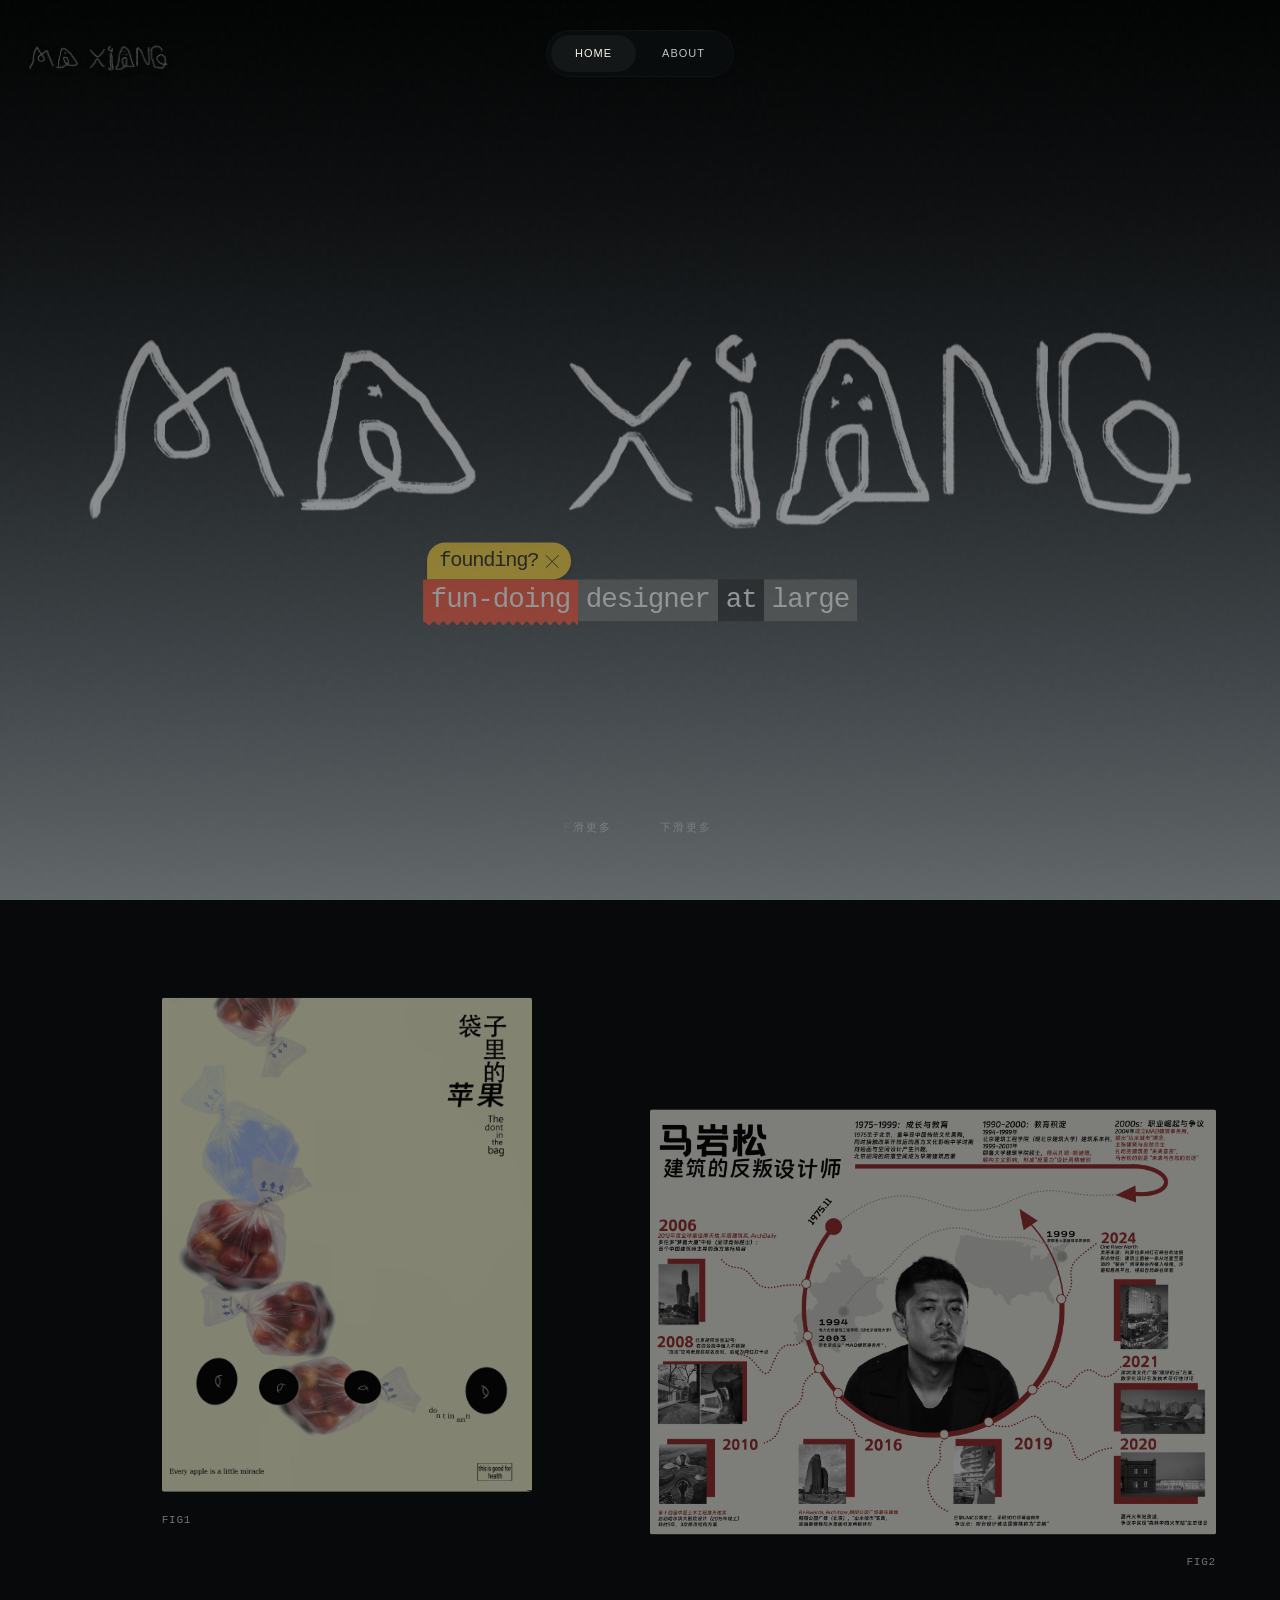
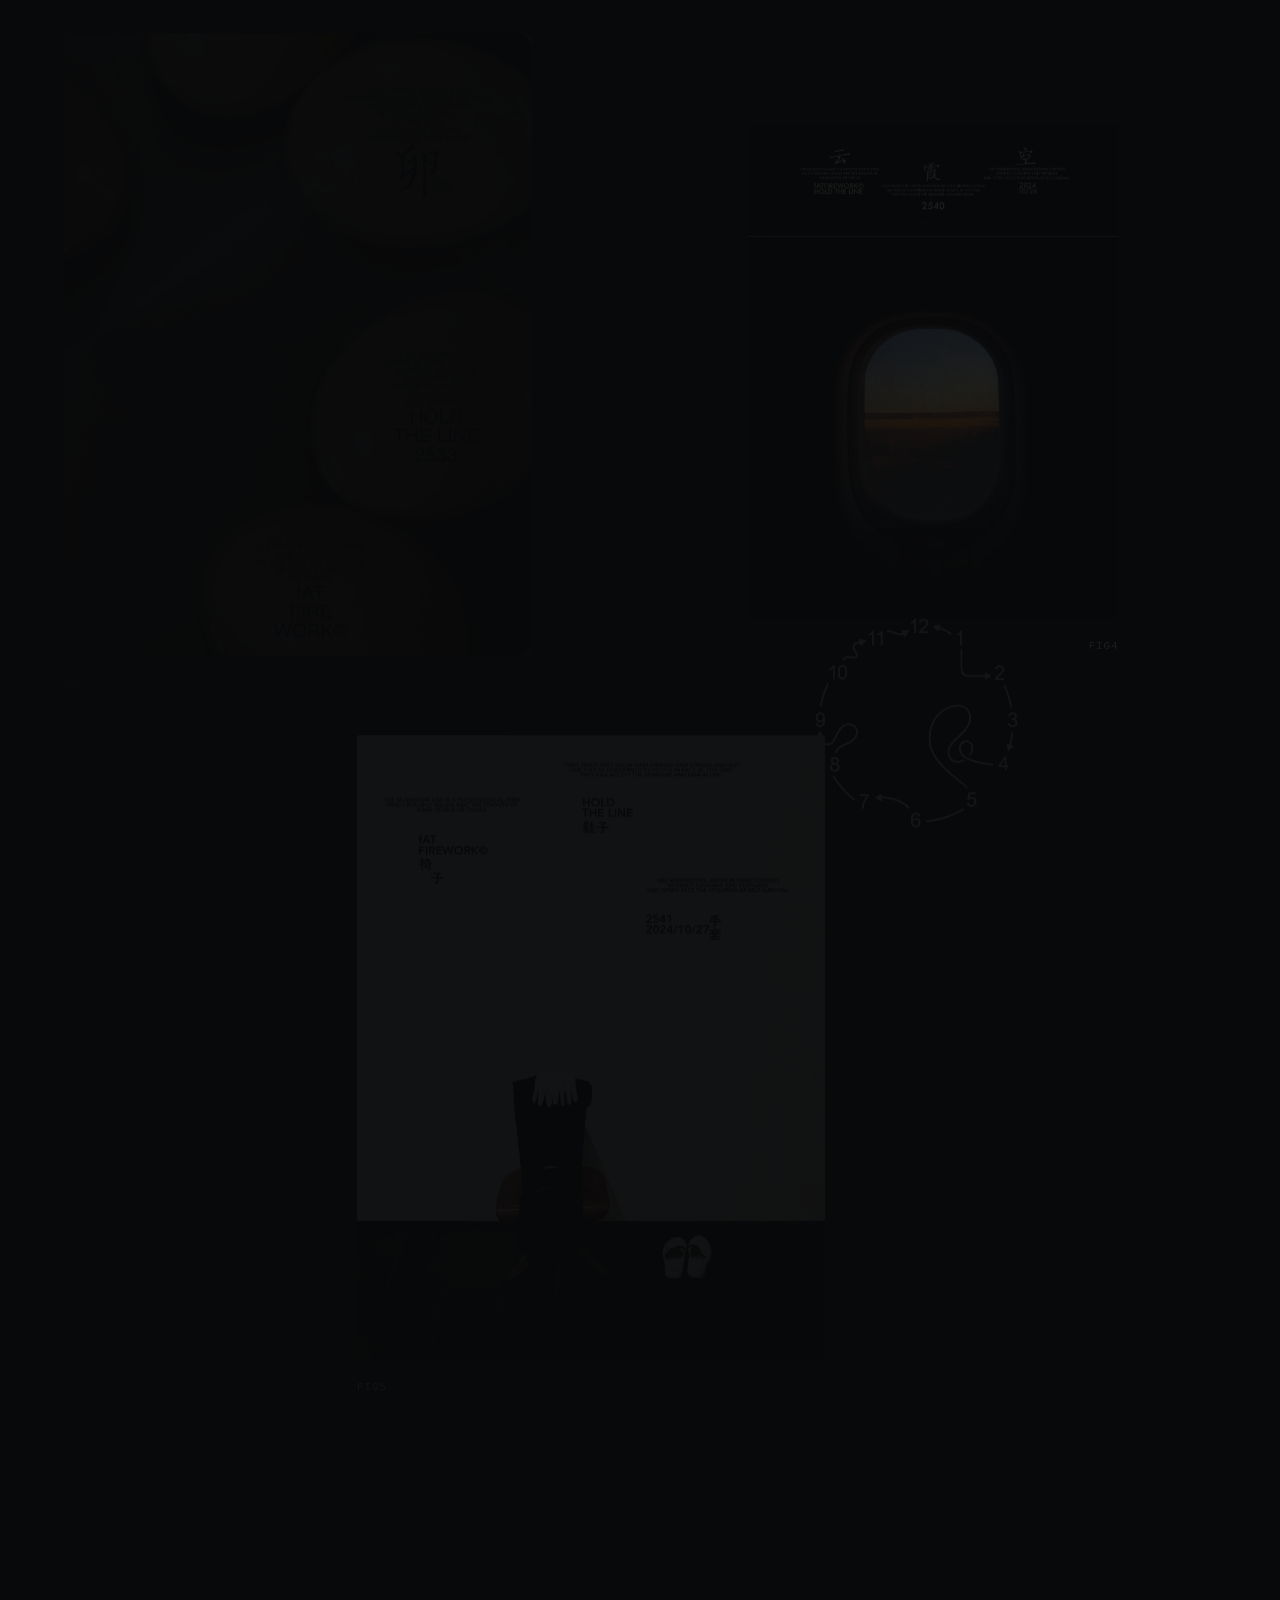
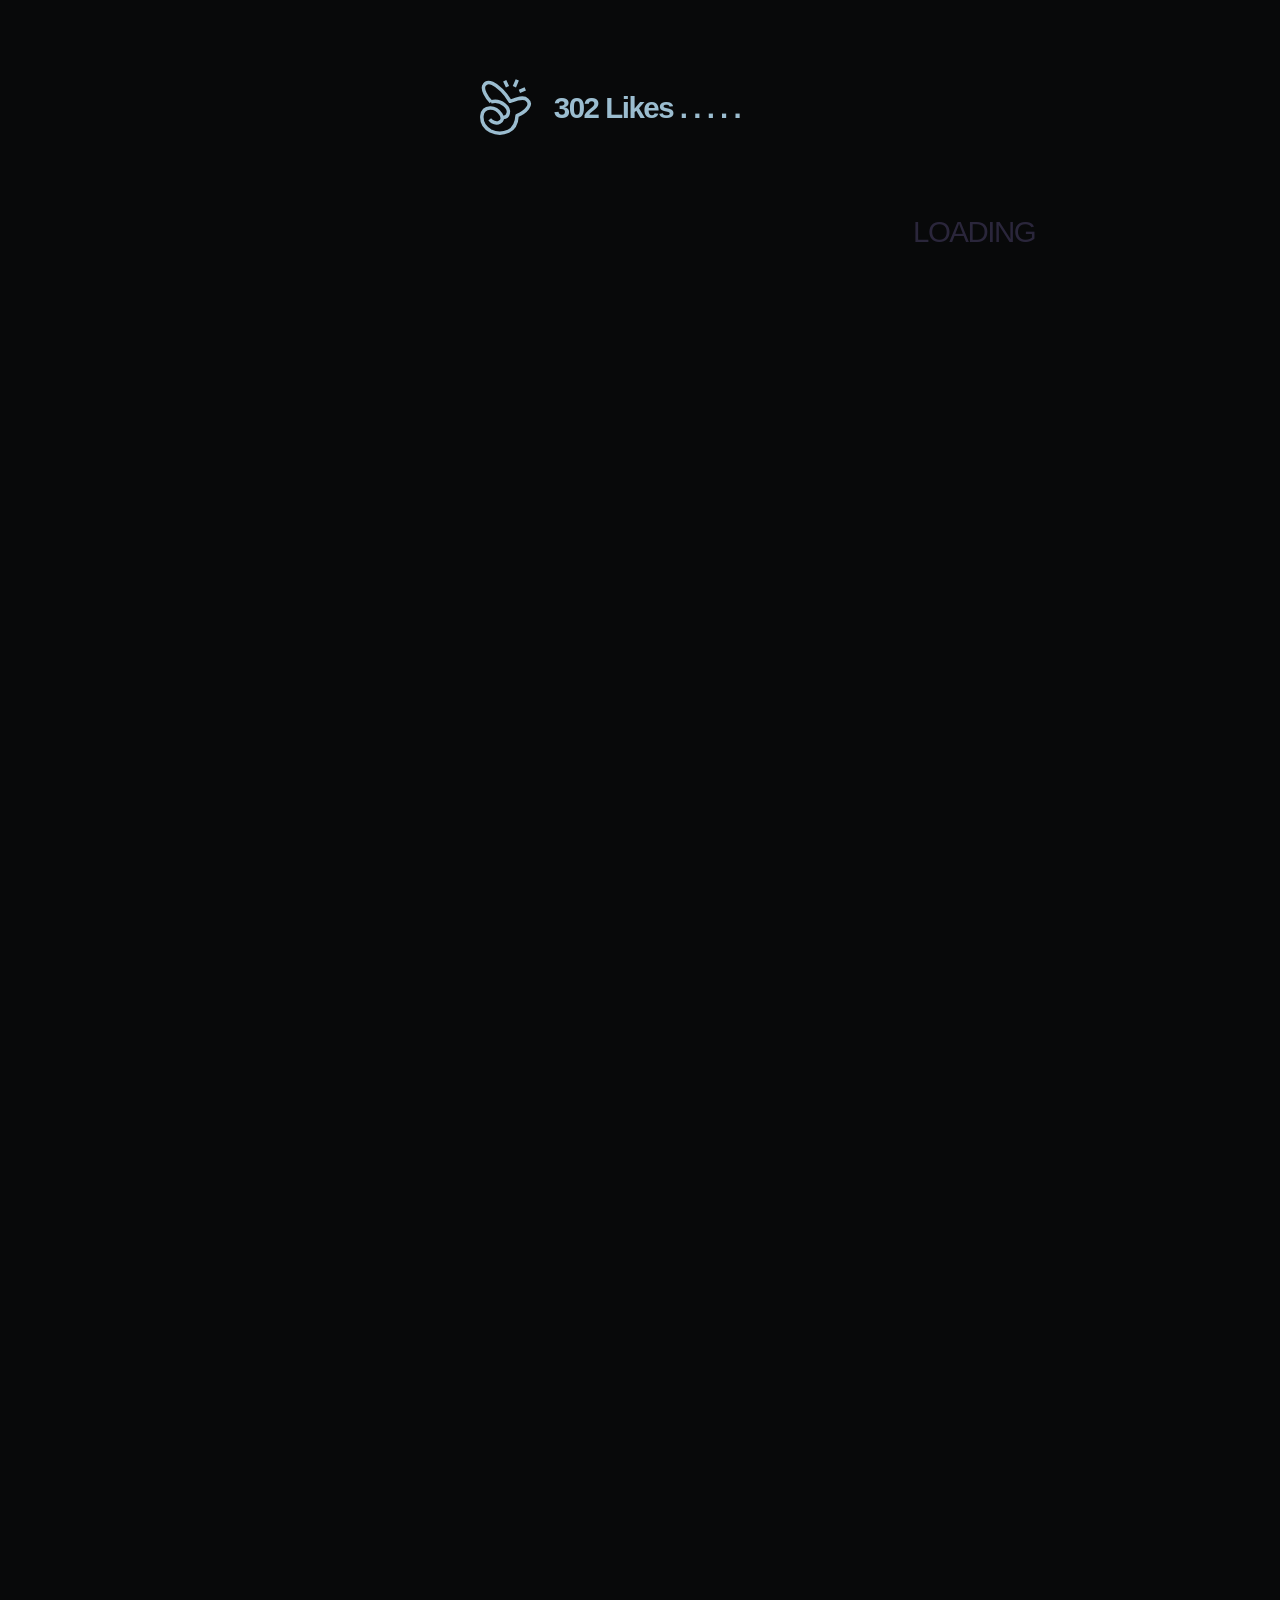
<file: index.html>
<!doctype html>
<html lang="zh-CN">
<head>
  <meta charset="UTF-8">
  <meta name="viewport" content="width=device-width,initial-scale=1">
  <meta name="theme-color" content="#08090a">
  <meta name="description" content="MA XIANG — 交互设计与产品设计。">
  <title>MA XIANG — Interaction designer</title>
  <link rel="icon" href="./favicon.svg" type="image/svg+xml">
  <link rel="stylesheet" href="./style.css">
  <script src="./app.js" defer></script>
  <script src="./product.js" defer></script>
  <script src="./apps.js" defer></script>
  <script src="./color-picker.js" defer></script>
  <script src="./background-titles.js" defer></script>
  <script src="./work-directory.js" defer></script>
  <script src="./ending.js" defer></script>
</head>
<body>
  <div class="ending-backdrop" aria-hidden="true"></div>
  <a class="work-brand" href="#home" aria-label="MA XIANG，返回首页" inert aria-hidden="true">
    <svg viewBox="180 1450 4660 940" aria-hidden="true" focusable="false">
      <defs><mask id="signature-alpha-1" maskUnits="userSpaceOnUse" x="180" y="1450" width="4660" height="940" style="mask-type:alpha"><image href="./assets/ma-xiang-handwritten.png" width="4961" height="3508"/></mask></defs><rect x="180" y="1450" width="4660" height="940" fill="#ffffff" mask="url(#signature-alpha-1)"/>
    </svg>
  </a>
  <nav class="work-directory" aria-label="作品目录" inert aria-hidden="true">
    <a href="#layout-design"><span class="directory-label">Layout Design</span><span class="directory-range">FIG1--FIG5</span></a>
    <a href="#product-design"><span class="directory-label">Product Design</span><span class="directory-range">FIG6--FIG13</span></a>
    <a href="#mobile-apps"><span class="directory-label">Mobile Apps Dump</span><span class="directory-range">FIG14--FIG19</span></a>
  </nav>
  <header class="header">
      <nav aria-label="主导航">
        <a class="active" href="#home" aria-current="page">HOME</a>
        <a id="about-open" href="./about.html">ABOUT</a>
      </nav>
  </header>
  <main class="hero" id="home">
    <section class="introduction" aria-label="MA XIANG">
      <div class="drawing-stage" id="drawing-stage">
        <h1 class="name">
          <span class="sr-only">MA XIANG</span>
          <svg class="signature" viewBox="180 1450 4660 940" role="img" aria-label="MA XIANG，原创手写字" focusable="false">
            <defs><mask id="signature-alpha-2" maskUnits="userSpaceOnUse" x="180" y="1450" width="4660" height="940" style="mask-type:alpha"><image href="./assets/ma-xiang-handwritten.png" width="4961" height="3508"/></mask></defs><rect x="180" y="1450" width="4660" height="940" fill="#ffffff" mask="url(#signature-alpha-2)"/>
          </svg>
        </h1>
        <canvas id="drawing" aria-label="按住鼠标左键拖动，或用手指拖动绘画。按 Escape 清除涂鸦。"></canvas>
        <div class="pencil" id="pencil" aria-hidden="true">
          <svg viewBox="0 0 256 256" fill="currentColor" focusable="false">
            <path fill-rule="evenodd" d="M227.31 73.37 182.63 28.68a16 16 0 0 0-22.63 0L36.69 152.05A15.89 15.89 0 0 0 32 163.31V208a16 16 0 0 0 16 16h44.69A15.88 15.88 0 0 0 104 219.31L227.31 96a16 16 0 0 0 0-22.63ZM92.69 208H48v-44.69l88-88L180.69 120ZM192 108.68 147.31 64l24-24L216 84.68Z"/>
          </svg>
        </div>
      </div>
      <div class="playful-intro" aria-label="fun-doing designer at large">
        <button class="word-bubble" id="word-bubble" aria-label="切换设计关键词">
          <span id="bubble-word">founding?</span>
          <svg viewBox="0 0 20 20" aria-hidden="true" fill="none" stroke="currentColor" stroke-width="1"><path d="m3 3 14 14M17 3 3 17"/></svg>
        </button>
        <p class="role-collage"><span class="role-piece fun-word">fun-doing</span><span class="role-piece designer-word">designer</span><span class="role-piece at-word">at</span><span class="role-piece large-word">large</span></p>
      </div>
    </section>
    <a class="scroll-prompt" href="#layout-design" aria-label="下滑查看版式设计作品">
      <div class="scroll-track" aria-hidden="true">
        <span class="scroll-group"><span>下滑更多</span><span>下滑更多</span><span>下滑更多</span></span>
        <span class="scroll-group"><span>下滑更多</span><span>下滑更多</span><span>下滑更多</span></span>
      </div>
    </a>
  </main>
  <section class="layout-section" id="layout-design" aria-labelledby="layout-title">
    <div class="layout-title">
      <h2 id="layout-title" class="sr-only">Layout Design</h2>
      <div class="liquid-type" aria-hidden="true"></div>
      <svg class="liquid-outline" viewBox="0 0 1200 240" aria-hidden="true"><text x="600" y="176" text-anchor="middle" font-family="Arial, sans-serif" font-size="155" font-weight="400" letter-spacing="-9">Layout Design</text></svg>
      <svg class="layout-black" viewBox="0 0 1200 240" aria-hidden="true">
        <defs><mask id="layout-image-overlap" maskUnits="userSpaceOnUse" x="0" y="0" width="1200" height="240" style="mask-type:alpha"></mask></defs>
        <text mask="url(#layout-image-overlap)" x="600" y="176" text-anchor="middle" font-family="Arial, sans-serif" font-size="155" font-weight="400" letter-spacing="-9">Layout Design</text>
      </svg>
    </div>
    <div class="layout-gallery">
      <figure class="layout-figure figure-1">
        <button class="artwork-open" aria-label="放大查看 FIG1：袋子里的苹果" data-figure="0"><img src="./assets/layout/fig1.png" alt="袋子里的苹果，淡黄色背景的实验性海报版式" width="1800" height="2400" decoding="async"></button>
        <figcaption>FIG1</figcaption>
      </figure>
      <figure class="layout-figure figure-2">
        <button class="artwork-open" aria-label="放大查看 FIG2：马岩松建筑设计信息图" data-figure="1"><img src="./assets/layout/fig2.png" alt="以红色时间线、人物肖像与建筑照片构成的马岩松信息图" width="7200" height="5400" loading="lazy" decoding="async"></button>
        <figcaption>FIG2</figcaption>
      </figure>
      <figure class="layout-figure figure-3">
        <button class="artwork-open" aria-label="放大查看 FIG3：卵" data-figure="2"><img src="./assets/layout/fig3.jpg" alt="以鸡蛋摄影与中英文文字构成的卵主题海报" width="1920" height="2560" loading="lazy" decoding="async"></button>
        <figcaption>FIG3</figcaption>
      </figure>
      <figure class="layout-figure figure-4">
        <button class="artwork-open" aria-label="放大查看 FIG4：云霞空" data-figure="3"><img src="./assets/layout/fig4.jpg" alt="以飞机舷窗与日落摄影构成的云霞空主题海报" width="2471" height="3295" loading="lazy" decoding="async"></button>
        <figcaption>FIG4</figcaption>
      </figure>
      <figure class="layout-figure figure-5">
        <button class="artwork-open clock-poster" aria-label="放大查看 FIG5：HOLD THE LINE" data-figure="4"><img src="./assets/layout/fig5.jpg" alt="以椅子、手套与鞋子摄影构成的留白海报版式" width="1514" height="2019" loading="lazy" decoding="async"><span class="layout-clock" aria-hidden="true"></span></button>
        <figcaption>FIG5</figcaption>
      </figure>
    </div>
  </section>
  <section class="product-section" id="product-design" aria-labelledby="product-title">
      <div class="product-title">
        <h2 id="product-title" class="sr-only">Product Design</h2>
        <div class="liquid-type" aria-hidden="true"></div>
        <svg class="liquid-outline" viewBox="0 0 1200 240" aria-hidden="true"><text x="600" y="176" text-anchor="middle" font-family="Arial, sans-serif" font-size="155" font-weight="400" letter-spacing="-9">Product Design</text></svg>
        <svg class="layout-black" viewBox="0 0 1200 240" aria-hidden="true">
          <defs><mask id="product-image-overlap" maskUnits="userSpaceOnUse" x="0" y="0" width="1200" height="240" style="mask-type:alpha"></mask></defs>
          <text mask="url(#product-image-overlap)" x="600" y="176" text-anchor="middle" font-family="Arial, sans-serif" font-size="155" font-weight="400" letter-spacing="-9">Product Design</text>
        </svg>
      </div>
    <div class="product-scene">
      <div class="product-viewport" role="region" aria-label="产品设计作品，自动循环展示，点击图片放大">
        <div class="product-track">
          <figure class="product-figure"><button class="artwork-open" aria-label="放大查看 FIG6：月球行星扩香器包装展开图"><img src="./assets/product/product-1.png" alt="月球行星扩香器的黑色包装展开设计" width="1334" height="1179" loading="lazy" decoding="async" draggable="false"></button><figcaption>FIG6</figcaption></figure>
          <figure class="product-figure"><button class="artwork-open" aria-label="放大查看 FIG7：月球行星扩香器包装"><img src="./assets/product/product-2.png" alt="月球行星扩香器的黑色包装盒效果图" width="1246" height="1096" loading="lazy" decoding="async" draggable="false"></button><figcaption>FIG7</figcaption></figure>
          <figure class="product-figure"><button class="artwork-open" aria-label="放大查看 FIG8：牙刷设计"><img src="./assets/product/product-3.png" alt="TOOTHBRUSH 牙刷产品设计展示" width="1054" height="1492" loading="lazy" decoding="async" draggable="false"></button><figcaption>FIG8</figcaption></figure>
          <figure class="product-figure"><button class="artwork-open" aria-label="放大查看 FIG9：喷雾瓶设计"><img src="./assets/product/product-4.png" alt="三款浅色喷雾瓶产品造型设计" width="1448" height="1086" loading="lazy" decoding="async" draggable="false"></button><figcaption>FIG9</figcaption></figure>
          <figure class="product-figure"><button class="artwork-open" aria-label="放大查看 FIG10：眼镜结构设计"><img src="./assets/product/product-5.png" alt="灰色眼镜的结构分解与产品效果展示" width="1024" height="1536" loading="lazy" decoding="async" draggable="false"></button><figcaption>FIG10</figcaption></figure>
          <figure class="product-figure"><button class="artwork-open" aria-label="放大查看 FIG11：人因人机分析"><img src="./assets/product/product-6.png" alt="人因人机分析与产品使用研究草图" width="1491" height="1055" loading="lazy" decoding="async" draggable="false"></button><figcaption>FIG11</figcaption></figure>
          <figure class="product-figure"><button class="artwork-open" aria-label="放大查看 FIG12：儿童吸嗅顺气仪"><img src="./assets/product/product-7.png" alt="黄色儿童吸嗅顺气仪的产品设计展板" width="3508" height="4961" loading="lazy" decoding="async" draggable="false"></button><figcaption>FIG12</figcaption></figure>
          <figure class="product-figure"><button class="artwork-open" aria-label="放大查看 FIG13：折风便携无叶风扇"><img src="./assets/product/product-8.png" alt="折风便携无叶风扇的结构和使用场景设计展板" width="1054" height="1492" loading="lazy" decoding="async" draggable="false"></button><figcaption>FIG13</figcaption></figure>
        </div>
      </div>
    </div>
  </section>
  <section class="apps-section" id="mobile-apps" aria-labelledby="apps-title">
    <div class="apps-title">
      <h2 id="apps-title" class="sr-only">Mobile Apps Dump</h2>
      <div class="liquid-type" aria-hidden="true"></div>
      <svg class="liquid-outline" viewBox="0 0 1200 240" aria-hidden="true"><text x="600" y="107" text-anchor="middle" font-family="Arial, sans-serif" font-size="130" letter-spacing="-7">Mobile Apps</text><text x="600" y="225" text-anchor="middle" font-family="Arial, sans-serif" font-size="130" letter-spacing="-7">Dump</text></svg>
      <svg class="layout-black" viewBox="0 0 1200 240" aria-hidden="true">
        <defs><mask id="apps-image-overlap" maskUnits="userSpaceOnUse" x="0" y="0" width="1200" height="240" style="mask-type:alpha"></mask></defs>
        <g mask="url(#apps-image-overlap)"><text x="600" y="107" text-anchor="middle" font-family="Arial, sans-serif" font-size="130" letter-spacing="-7">Mobile Apps</text><text x="600" y="225" text-anchor="middle" font-family="Arial, sans-serif" font-size="130" letter-spacing="-7">Dump</text></g>
      </svg>
    </div>
    <div class="apps-gallery">
      <figure class="apps-figure app-1"><div class="apps-depth"><div class="apps-reveal"><button class="artwork-open" aria-label="放大查看 FIG14：油纸伞应用启动页"><img src="./assets/apps/app-1.png" alt="油纸伞非遗应用启动界面" width="615" height="1272" loading="lazy" decoding="async"></button><figcaption>FIG14</figcaption></div></div></figure>
      <figure class="apps-figure app-2"><div class="apps-depth"><div class="apps-reveal"><button class="artwork-open" aria-label="放大查看 FIG15：油纸伞创意工坊"><img src="./assets/apps/app-2.png" alt="油纸伞应用创意工坊界面" width="613" height="1272" loading="lazy" decoding="async"></button><figcaption>FIG15</figcaption></div></div></figure>
      <figure class="apps-figure app-3"><div class="apps-depth"><div class="apps-reveal"><button class="artwork-open" aria-label="放大查看 FIG16：油纸伞商品列表"><img src="./assets/apps/app-3.png" alt="油纸伞应用商品列表界面" width="613" height="1264" loading="lazy" decoding="async"></button><figcaption>FIG16</figcaption></div></div></figure>
      <figure class="apps-figure app-4"><div class="apps-depth"><div class="apps-reveal"><button class="artwork-open" aria-label="放大查看 FIG17：健身应用个人中心"><img src="./assets/apps/app-4.png" alt="深色健身应用个人中心界面" width="851" height="1848" loading="lazy" decoding="async"></button><figcaption>FIG17</figcaption></div></div></figure>
      <figure class="apps-figure app-5"><div class="apps-depth"><div class="apps-reveal"><button class="artwork-open" aria-label="放大查看 FIG18：健身应用动作库"><img src="./assets/apps/app-5.png" alt="深色健身应用动作库界面" width="851" height="1847" loading="lazy" decoding="async"></button><figcaption>FIG18</figcaption></div></div></figure>
      <figure class="apps-figure app-6"><div class="apps-depth"><div class="apps-reveal"><button class="artwork-open" aria-label="放大查看 FIG19：健身应用首页"><img src="./assets/apps/app-6.png" alt="深色健身应用首页与训练数据界面" width="851" height="1848" loading="lazy" decoding="async"></button><figcaption>FIG19</figcaption></div></div></figure>
      <div class="apps-likes"><svg viewBox="300 310 530 585" aria-hidden="true" fill="none" stroke="currentColor" stroke-width="35" stroke-linejoin="round"><path d="M420 551C382 516 321 421 354 382C390 323 474 384 527 434C557 463 582 497 611 545C662 527 746 492 781 531C840 579 768 652 681 689C677 762 651 819 594 845C527 876 460 864 416 842C361 811 323 764 329 691C335 640 365 613 410 612C459 610 495 639 518 674C546 716 528 747 505 755C470 777 425 748 407 726"/><path d="M420 551C468 537 517 550 552 578C585 604 601 638 592 667C586 695 564 709 539 707"/><path d="M557 341L585 401M683 331L654 400M763 422L704 447"/></svg><span>302 Likes . . . . .  </span></div>
      <button class="apps-accent apps-loading" type="button" aria-label="重播文字填充动效"><span class="apps-loading-base" aria-hidden="true">LOADING</span><span class="apps-loading-fill" aria-hidden="true">LOADING</span></button>
    </div>
  </section>
  <section class="ending-section" id="the-end" aria-labelledby="ending-title">
    <h2 id="ending-title" class="sr-only">THE END</h2>
    <div class="ending-scene" aria-hidden="true">
      <div class="ending-rings">
        <div class="ending-ring ending-ring-1"></div>
        <div class="ending-ring ending-ring-2"></div>
        <div class="ending-ring ending-ring-3"></div>
        <div class="ending-ring ending-ring-5"></div>
      </div>
      <svg class="ending-lettering" viewBox="0 100 736 550" focusable="false">
        <defs>
          <filter id="ending-white-ink" color-interpolation-filters="sRGB">
            <feColorMatrix type="matrix" values="0 0 0 1 0  0 0 0 1 0  0 0 0 1 0  .2126 .7152 .0722 0 0"/>
            <feComponentTransfer><feFuncA type="linear" slope="1.08" intercept="-.025"/></feComponentTransfer>
          </filter>
        </defs>
        <image href="./assets/ending/the-end.jpg" width="736" height="736" filter="url(#ending-white-ink)"/>
      </svg>
    </div>
  </section>
  <dialog id="artwork-dialog" class="artwork-dialog" aria-labelledby="artwork-caption">
    <button class="close-dialog artwork-close" aria-label="关闭作品大图">×</button>
    <div class="artwork-view"><img id="artwork-image" alt=""><p id="artwork-caption"></p></div>
    <button class="artwork-previous" aria-label="上一张作品"><svg viewBox="0 0 24 24" fill="none" stroke="currentColor" stroke-width="1.3"><path d="m15 5-7 7 7 7"/></svg></button>
    <button class="artwork-next" aria-label="下一张作品"><svg viewBox="0 0 24 24" fill="none" stroke="currentColor" stroke-width="1.3"><path d="m9 5 7 7-7 7"/></svg></button>
  </dialog>
  <dialog id="about-dialog" aria-labelledby="about-title">
    <button class="close-dialog" aria-label="关闭">×</button>
    <h2 id="about-title">MA XIANG</h2>
    <p>我是一名关注交互体验的产品设计学生，喜欢从日常使用中的小困惑出发，探索更清晰、自然的交互方式。</p>
    <p>正在寻找设计实习机会，期待与不同背景的人一起把想法变成体验。</p>
  </dialog>
  <span class="sr-only" role="status" id="status"></span>
  <div class="scene-veil" id="scene-veil" aria-hidden="true"></div>
  <svg class="filter-definitions" aria-hidden="true" width="0" height="0">
    <defs>
      <filter id="clock-white-lines" color-interpolation-filters="sRGB"><feColorMatrix type="matrix" values="0 0 0 1 0  0 0 0 1 0  0 0 0 1 0  -.2126 -.7152 -.0722 1 0"/><feComponentTransfer><feFuncA type="linear" slope="1.8" intercept="-.14"/></feComponentTransfer></filter>
      <filter id="layout-refraction" x="-10%" y="-10%" width="120%" height="120%" color-interpolation-filters="sRGB">
        <feTurbulence type="fractalNoise" baseFrequency="0.012 0.018" numOctaves="2" seed="8" result="ripples"/>
        <feGaussianBlur in="ripples" stdDeviation="2" result="smooth-ripples"/>
        <feDisplacementMap in="SourceGraphic" in2="smooth-ripples" scale="20" xChannelSelector="R" yChannelSelector="G"/>
      </filter>
    </defs>
  </svg>
</body>
</html>
</file>
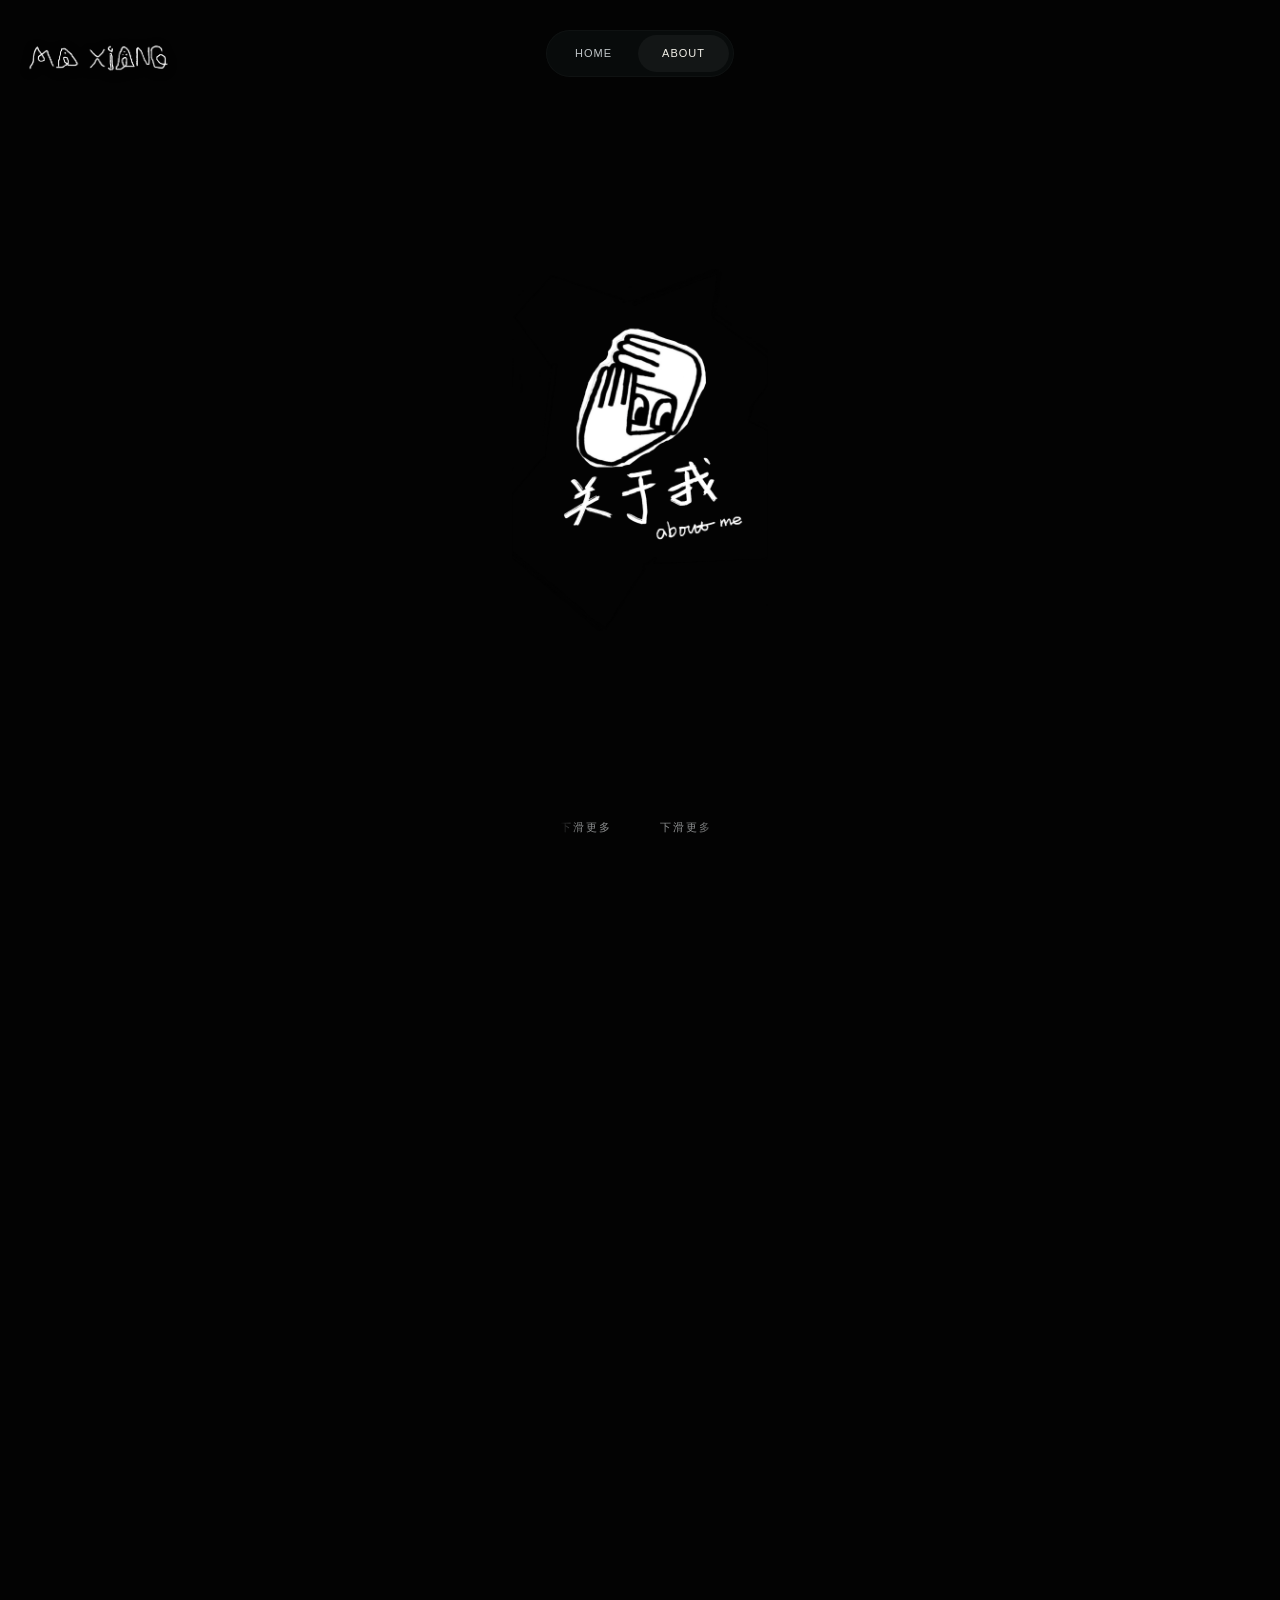
<file: about.html>
<!doctype html>
<html lang="zh-CN">
<head>
  <meta charset="UTF-8">
  <meta name="viewport" content="width=device-width,initial-scale=1">
  <meta name="theme-color" content="#030303">
  <meta name="description" content="关于 MA XIANG。日常、旅行与设计。">
  <title>ABOUT — MA XIANG</title>
  <link rel="icon" href="./favicon.svg" type="image/svg+xml">
  <link rel="stylesheet" href="./style.css">
  <script src="./about.js" defer></script>
  <script src="./about-trail.js" defer></script>
  <script src="./about-introduction.js" defer></script>
</head>
<body class="about-page">
  <a class="work-brand about-brand" href="./index.html#home" aria-label="MA XIANG，返回首页">
    <svg viewBox="180 1450 4660 940" aria-hidden="true" focusable="false"><defs><mask id="signature-alpha-1" maskUnits="userSpaceOnUse" x="180" y="1450" width="4660" height="940" style="mask-type:alpha"><image href="./assets/ma-xiang-handwritten.png" width="4961" height="3508"/></mask></defs><rect x="180" y="1450" width="4660" height="940" fill="#ffffff" mask="url(#signature-alpha-1)"/></svg>
  </a>
  <header class="header">
    <nav aria-label="主导航">
      <a href="./index.html#home">HOME</a>
      <a class="active" href="./about.html" aria-current="page">ABOUT</a>
    </nav>
  </header>
  <main class="about-journey" aria-label="关于我，向下滑动查看照片拼贴">
    <div class="about-photo-wall" aria-hidden="true"><img src="./assets/about/photo-wall.jpg" width="2800" height="2769" alt="" decoding="async" fetchpriority="high"></div>
    <div class="about-black-veil" aria-hidden="true"></div>
    <div class="about-trail-layer" aria-hidden="true"></div>
    <div id="about-photo-sources" hidden aria-hidden="true">
      <img src="./assets/about/photos/photo-1.jpg" alt="" decoding="async">
      <img src="./assets/about/photos/photo-2.jpg" alt="" decoding="async">
      <img src="./assets/about/photos/photo-3.jpg" alt="" decoding="async">
      <img src="./assets/about/photos/photo-4.jpg" alt="" decoding="async">
      <img src="./assets/about/photos/photo-5.jpg" alt="" decoding="async">
      <img src="./assets/about/photos/photo-6.jpg" alt="" decoding="async">
      <img src="./assets/about/photos/photo-7.jpg" alt="" decoding="async">
    </div>
    <span class="sr-only" role="status" id="about-photo-status"></span>
    <h1 class="about-figure">
      <span class="sr-only">关于我 — About me</span>
      <svg viewBox="1980 590 1075 1520" aria-hidden="true" focusable="false"><image href="./assets/about/about-me.png" width="4961" height="3508"/></svg>
    </h1>
    <a class="scroll-prompt about-scroll-prompt" href="#memories" aria-label="下滑查看照片拼贴">
      <div class="scroll-track" aria-hidden="true">
        <span class="scroll-group"><span>下滑更多</span><span>下滑更多</span><span>下滑更多</span></span>
        <span class="scroll-group"><span>下滑更多</span><span>下滑更多</span><span>下滑更多</span></span>
      </div>
    </a>
    <span class="about-scroll-target" id="memories" aria-hidden="true"></span>
  </main>
  <div class="about-intro-backdrop" aria-hidden="true"></div>
  <section class="about-introduction" id="about-introduction" aria-label="自我介绍">
    <div class="about-intro-stage">
      <div class="about-intro-copy">
        <p>我的名字是马翔，你也可以叫我小马</p>
        <p>目前是湖南工业大学 产品设计专业大三学生，GPA 3.8/5.0。关注UI交互与AIGC辅助设计、用户体验设计，着重运用agnet大模型设计，具备设计调研、方案表达、建模渲染和视觉优化基础。</p>
        <p>英语水平：CET-4 / CET-6，满足日常交流</p>
        <p class="about-intro-detail">项目与实践经历
2026.07-2026.09
在四川农商银行担任零售金融实习生（客户体验方向），展客户咨询，覆盖开户结算、手机银行、信贷及理财咨询等业务；按老年客户、个体商户、农户、中青年客群归纳需求差异，梳理高频问题台账，沉淀真实用户场景与痛点清单。
2025.03-至今
校内设计工作室  |  视觉设计师
独立设计宣传海报、活动主视觉及社交媒体传播物料
参与品牌视觉延展设计，包括文创包装、周边产品及展示物料设计
根据项目需求完成设计提案与迭代优化，推动方案落地
2025.07-2025.09
运用PS、AI及AIGC工具进行视觉创意与画面优化
根据客户反馈进行多轮修改与交付
2026.06.06-2026.06.07
抖音黑客松株洲站  |  AI智能体辅助视觉设计
参加抖音黑客松株洲站活动，参与AI智能体辅助视觉设计实践
运用AI智能体协助完成视觉方向探索、素材生成与画面优化
参与活动方案表达与视觉物料整理，提升设计迭代效率</p>
        <p class="about-intro-detail">技能工具
熟悉ai大模型工作流，以及基础设计软件 figma photoshop adobe illustrator rihno</p>
      </div>
    </div>
  </section>
</body>
</html>
</file>
<file: style.css>
:root {
  color-scheme: dark;
  --paper: #f3f1e9;
  --scene-background: linear-gradient(180deg, #020303 0%, #0d0f10 22%, #222629 48%, #41474a 76%, #62676a 100%);
  font-family: "Helvetica Neue", Arial, "PingFang SC", "Microsoft YaHei", sans-serif;
  font-synthesis: none;
}
* { box-sizing: border-box; }
html { background: #08090a; scroll-behavior: smooth; }
body { margin: 0; color: var(--paper); }
body::before { content: ""; position: fixed; inset: 0; z-index: -1; pointer-events: none; background: var(--scene-background); }
button, a { -webkit-tap-highlight-color: transparent; }
button { font: inherit; color: inherit; cursor: pointer; border: 0; }
a { color: inherit; text-decoration: none; }
button:focus-visible, a:focus-visible { outline: 2px solid #d6ed8d; outline-offset: 5px; }
.hero {
  height: 100svh;
  min-height: 360px;
  position: sticky;
  top: 0;
  z-index: 0;
  overflow: hidden;
  background: transparent;
}
body::after {
  content: "";
  position: fixed;
  z-index: -1;
  inset: 0;
  pointer-events: none;
  opacity: .025;
  background-image: url("data:image/svg+xml,%3Csvg viewBox='0 0 180 180' xmlns='http://www.w3.org/2000/svg'%3E%3Cfilter id='n'%3E%3CfeTurbulence type='fractalNoise' baseFrequency='.85' numOctaves='3' stitchTiles='stitch'/%3E%3C/filter%3E%3Cpath filter='url(%23n)' opacity='.7' d='M0 0h180v180H0z'/%3E%3C/svg%3E");
}
.header { position: fixed; top: 30px; left: 0; right: 0; display: flex; justify-content: center; z-index: 10; }
.header nav { display: flex; gap: 2px; padding: 4px; background: #0b0e0fc9; backdrop-filter: blur(12px); -webkit-backdrop-filter: blur(12px); border: 1px solid #ffffff07; border-radius: 50px; }
.header nav a, .header nav button {
  display: block;
  border-radius: 30px;
  padding: 12px 24px;
  background: none;
  font-size: 11px;
  line-height: 1.2;
  font-weight: 500;
  letter-spacing: 1px;
  color: #bfc4c7;
}
.header nav .active { background: #ffffff0b; color: var(--paper); }
.header nav button:hover, .header nav a:hover { background: #ffffff12; color: white; }
.introduction { position: absolute; width: 100%; top: 48%; transform: translateY(-50%); }
.drawing-stage { position: relative; width: min(88%, 1320px); margin: auto; isolation: isolate; touch-action: none; cursor: none; }
.name { margin: 0; padding: 24px 0; font-size: 0; user-select: none; }
.signature { display: block; width: 100%; height: auto; overflow: hidden; animation: signature-in 1s cubic-bezier(.2,.7,.2,1) both; }
/* Paint white through the original PNG alpha in SVG, without CSS color filters. */
.drawing-stage canvas { position: absolute; inset: 0; width: 100%; height: 100%; z-index: 2; touch-action: none; }
.pencil { display: none; position: absolute; z-index: 4; width: 24px; height: 24px; color: #fff; pointer-events: none; transform: translate(0,-24px); }
.pencil svg { width: 100%; height: 100%; }
.playful-intro {
  position: absolute;
  top: calc(100% + 10px);
  left: 50%;
  transform: translateX(-50%);
  width: max-content;
  font-family: Consolas, Menlo, "Liberation Mono", monospace;
  font-size: clamp(16px, 2.15vw, 30px);
  line-height: 1.35;
  z-index: 3;
}
.role-collage { display: flex; margin: 0; color: #fff; letter-spacing: -1px; white-space: nowrap; }
.role-piece { display: block; padding: .06em .28em .13em; animation: collage-in .75s cubic-bezier(.16,1,.3,1) both; }
.fun-word { position: relative; background: #ff4c2f; animation-delay: .35s; }
.fun-word::after { content: ""; position: absolute; left: 0; right: 0; top: calc(100% - 1px); height: 5px; background: #ff4c2f; clip-path: polygon(0 0,100% 0,100% 100%,97% 0,94% 100%,91% 0,88% 100%,85% 0,82% 100%,79% 0,76% 100%,73% 0,70% 100%,67% 0,64% 100%,61% 0,58% 100%,55% 0,52% 100%,49% 0,46% 100%,43% 0,40% 100%,37% 0,34% 100%,31% 0,28% 100%,25% 0,22% 100%,19% 0,16% 100%,13% 0,10% 100%,7% 0,4% 100%,0 0); }
.designer-word { background: #6c6c6b; animation-delay: .43s; }
.at-word { background: #212425; animation-delay: .51s; }
.large-word { background: #6c6c6b; animation-delay: .59s; }
.word-bubble { display: flex; align-items: center; gap: .25em; position: absolute; left: 4px; bottom: 100%; padding: .25em .48em .22em .6em; border-radius: 24px 24px 24px 0; background: #ffd42d; color: #17160b; font: inherit; font-size: .74em; letter-spacing: -.06em; white-space: nowrap; box-shadow: 0 4px 6px #0002; transform-origin: 15% 100%; animation: bubble-in .65s .85s cubic-bezier(.2,1.6,.4,1) both, bubble-colors 1s steps(1, end) infinite; }
.word-bubble svg { width: .9em; height: .9em; flex-shrink: 0; transition: transform .25s; }
.word-bubble:active, .word-bubble.is-clicked { background: #b79aff !important; }
.word-bubble:hover svg { transform: rotate(90deg); }
.scroll-prompt { position: absolute; bottom: max(7%, 25px); left: 50%; transform: translateX(-50%); width: 160px; overflow: hidden; color: #d4d7d8; opacity: .65; mask-image: linear-gradient(90deg,transparent,#000 12%,#000 88%,transparent); -webkit-mask-image: linear-gradient(90deg,transparent,#000 12%,#000 88%,transparent); }
.scroll-track { display: flex; width: max-content; animation: scroll-words 12s linear infinite; }
.scroll-group { display: flex; flex-shrink: 0; }
.scroll-group > span { display: block; width: 100px; flex-shrink: 0; font-size: 11px; line-height: 20px; letter-spacing: 2px; }
.scroll-prompt:hover .scroll-track { animation-play-state: paused; }
.layout-section { position: relative; isolation: isolate; z-index: 2; padding: 60px 0 120px; scroll-margin-top: 0; }
.layout-title { position: sticky; top: calc(50svh - min(8.8vw, 110px)); width: min(88%, 1100px); height: min(17.6vw, 220px); margin: 0 auto calc(-1 * min(17.6vw, 220px)); z-index: 4; pointer-events: none; opacity: 0; }
.liquid-type { position: absolute; inset: 0; background: linear-gradient(165deg, #ffffff80 0%, #e0e9ed20 37%, #b8cadb60 65%, #ffffff75 100%); -webkit-backdrop-filter: blur(7px) saturate(1.65) contrast(1.08); backdrop-filter: blur(7px) saturate(1.65) contrast(1.08); -webkit-mask: url('./assets/layout-text-mask.svg') center / 100% 100% no-repeat; mask: url('./assets/layout-text-mask.svg') center / 100% 100% no-repeat; }
.liquid-outline { position: absolute; inset: 0; width: 100%; height: 100%; fill: none; stroke: #ffffff70; stroke-width: .65; }
.layout-black { position: absolute; inset: 0; width: 100%; height: 100%; fill: #000; stroke: #000; stroke-width: .65; }
.scene-veil { display: none; position: fixed; inset: 0; z-index: 9; pointer-events: none; background: #1118200a; backdrop-filter: blur(0px); -webkit-backdrop-filter: blur(0px); opacity: 0; }
.filter-definitions { position: absolute; pointer-events: none; }
@supports (backdrop-filter: url('#layout-refraction')) {
  .liquid-type { backdrop-filter: url('#layout-refraction') blur(3px) saturate(1.65) contrast(1.08); }
}
.layout-gallery { display: grid; grid-template-columns: repeat(12, minmax(0, 1fr)); gap: 44px 20px; width: min(90%, 1200px); margin: auto; padding: 0 0 30px; position: relative; }
.layout-figure { margin: 0; min-width: 0; position: relative; }
.artwork-depth { transform: translate3d(0, var(--depth-y, 0px), 0); }
.artwork-reveal { opacity: 1; }
.artwork-reveal.is-reveal-pending { opacity: 0; transform: translate3d(0, 16px, 0); }
.figure-1 { grid-column: 2 / span 4; grid-row: 1; margin-top: 5vh; }
.figure-2 { grid-column: 7 / span 6; grid-row: 1; margin-top: 18vh; }
.figure-3 { grid-column: 1 / span 5; grid-row: 2; }
.figure-4 { grid-column: 8 / span 4; grid-row: 2; margin-top: 10vh; }
.figure-5 { grid-column: 4 / span 5; grid-row: 3; margin-top: 0; }
.artwork-open { display: block; width: 100%; padding: 0; margin: 0; background: transparent; cursor: zoom-in; }
.artwork-open img { display: block; width: 100%; height: auto; border-radius: 2px; }
.clock-poster { position: relative; isolation: isolate; }
.clock-poster > img { position: relative; z-index: 1; }
/* Turn the source's dark ink into white alpha; the pale dial becomes transparent. */
.layout-clock { position: absolute; left: 100%; top: -2%; width: 48%; aspect-ratio: 1; transform: translate(-10%, -50%); z-index: 0; border-radius: 50%; background: url('./assets/layout/playful-clock.jpg') 50% 36% / 125.1% 111.4% no-repeat; filter: url('#clock-white-lines'); pointer-events: none; }
@media (max-width: 700px) { .layout-clock { width: 36%; transform: translate(-30%, -50%); } }
.layout-figure figcaption { padding: 20px 0 0; color: #d5dadd; font-family: Consolas, Menlo, monospace; font-size: 11px; line-height: 1.5; letter-spacing: .8px; }
.figure-2 figcaption, .figure-4 figcaption { text-align: right; }
.product-section { position: relative; isolation: isolate; z-index: 2; padding-bottom: 20svh; }
.product-scene { position: sticky; top: 0; height: 100svh; min-height: 480px; display: flex; align-items: center; overflow: hidden; opacity: 0; }
.product-title { position: fixed; top: 50%; left: 50%; transform: translate(-50%, -50%); width: min(88%, 1100px); height: min(17.6vw, 220px); z-index: 4; pointer-events: none; opacity: 0; }
.product-title .liquid-type { -webkit-mask-image: url('./assets/product-text-mask.svg'); mask-image: url('./assets/product-text-mask.svg'); }
.product-viewport { width: 100%; overflow: clip; touch-action: pan-y pinch-zoom; }
.product-viewport::-webkit-scrollbar { display: none; }
.product-viewport:focus-visible { outline: 1px solid #ffffff80; outline-offset: -3px; }
.product-track { display: flex; align-items: flex-start; width: max-content; gap: 22px; padding: 14px max(5vw, 24px) 28px; will-change: transform; }
.product-figure { flex: none; width: max-content; margin: 0; }
.product-figure .artwork-open { cursor: pointer; }
.product-figure img { display: block; width: auto; height: clamp(260px, 39svh, 410px); max-width: none; border-radius: 10px; user-select: none; -webkit-user-drag: none; }
.product-figure figcaption { margin-top: 18px; color: #d5dadd; font: 11px/1.5 Consolas, Menlo, monospace; letter-spacing: .8px; }
.artwork-dialog { position: fixed; inset: 0; margin: auto; width: 100vw; height: 100svh; max-width: none; max-height: none; padding: 40px 70px; border: 0; border-radius: 0; background: #0d0f10ed; overflow: hidden; }
.artwork-dialog::backdrop { background: #000b; backdrop-filter: blur(20px); }
.artwork-view { display: flex; height: 100%; flex-direction: column; align-items: center; justify-content: center; gap: 14px; }
.artwork-view img { display: block; max-width: 100%; max-height: calc(100% - 40px); width: auto; height: auto; object-fit: contain; }
.artwork-view p { margin: 0; font: 11px/1.5 Consolas, Menlo, monospace; letter-spacing: 1px; color: #e0e4e7; }
.artwork-close { z-index: 1; top: 18px; right: 24px; padding: 6px 10px; }
.artwork-previous, .artwork-next { position: absolute; top: 50%; transform: translateY(-50%); width: 42px; height: 52px; padding: 9px; background: #ffffff0a; border-radius: 50px; }
.artwork-previous { left: 14px; }.artwork-next { right: 14px; }
.artwork-previous svg, .artwork-next svg { display: block; width: 100%; height: 100%; }
.artwork-previous:hover, .artwork-next:hover { background: #ffffff20; }
.apps-section { position: relative; isolation: isolate; z-index: 2; padding: 9svh 0 24px; }
.apps-title { position: fixed; top: 50%; left: 50%; transform: translate(-50%, -50%); width: min(92%, 1100px); height: min(18.4vw, 220px); z-index: 4; opacity: 0; pointer-events: none; }
.apps-title .liquid-type { -webkit-mask-image: url('./assets/apps-text-mask.svg'); mask-image: url('./assets/apps-text-mask.svg'); }
.apps-gallery { position: relative; width: min(90%, 1200px); margin: auto; display: grid; grid-template-columns: repeat(24, minmax(0, 1fr)); gap: 7svh 12px; align-items: start; }
.apps-figure { margin: 0; min-width: 0; }
.apps-figure img { border-radius: 0; }
.apps-figure figcaption { padding-top: 18px; font: 11px/1.5 Consolas, Menlo, monospace; letter-spacing: .8px; color: #d5dadd; }
.apps-depth { transform: translate3d(0, var(--apps-depth, 0px), 0); }
.apps-reveal { opacity: 0; transform: translate3d(0, 16px, 0); }
.apps-accent { position: absolute; z-index: 2; transform: translate(-50%, -50%); padding: 0; border: 0; background: transparent; touch-action: manipulation; }
.apps-accent:focus-visible { outline: 1px solid #e8deff; outline-offset: 9px; border-radius: 4px; }
.apps-likes { position: absolute; z-index: 2; display: flex; align-items: center; gap: .75em; transform: translateY(-50%); color: #9bbdd0; font: 600 clamp(24px, 2.3vw, 36px)/1 Arial, sans-serif; letter-spacing: -.05em; white-space: nowrap; pointer-events: none; }
.apps-likes svg { display: block; width: 1.8em; height: 2em; flex: none; }
.apps-loading { color: #b39aff; font: 500 clamp(28px, 2.3vw, 40px)/1 Arial, sans-serif; letter-spacing: -1.5px; white-space: nowrap; }
.apps-loading-base { display: block; opacity: .2; }
.apps-loading-fill { position: absolute; inset: 0; clip-path: inset(0 100% 0 0); }
.app-5 .apps-reveal { position: relative; }
.apps-picker { position: absolute; top: -30px; left: -46px; width: 140px; aspect-ratio: 1; border-radius: 50%; isolation: isolate; z-index: 3; background: conic-gradient(#ff3333, #ffff33, #33ff33, #33ffff, #3333ff, #ff33ff, #ff3333); box-shadow: 0 4px 24px #0004; touch-action: pan-y pinch-zoom; }
.apps-picker::before { content: ''; position: absolute; inset: 1.5px; z-index: 1; border-radius: inherit; background: #11181a; pointer-events: none; }
.apps-picker::after { content: ''; position: absolute; inset: 0; z-index: 0; border-radius: inherit; background: var(--picker-color, transparent); opacity: 0; transform: scale(.98); transition: opacity 200ms, transform 350ms cubic-bezier(.2,.8,.2,1.2); pointer-events: none; }
.apps-picker.is-selected::after { opacity: 1; transform: scale(1.04); box-shadow: 0 0 20px color-mix(in srgb, var(--picker-color) 25%, transparent); }
.apps-color-dot { position: absolute; z-index: 2; left: 50%; top: 50%; translate: -50% -50%; width: 22.857%; aspect-ratio: 1; padding: 0; border-radius: 50%; background: var(--dot-color); transition: scale 130ms cubic-bezier(.2,.8,.2,1.2); }
.apps-color-dot:hover { scale: 1.5; z-index: 4; box-shadow: 0 0 0 1px #ffffff80, 0 0 16px var(--dot-color); }
.apps-color-dot:active { scale: 1.2; }
.apps-color-dot[aria-pressed="true"] { outline: 2px solid #ffffffb0; outline-offset: 1px; }
.apps-color-dot:focus-visible { outline: 2px solid #fff; outline-offset: 3px; z-index: 5; }
@media (max-width: 700px) {
  .apps-likes { font-size: clamp(14px, 4.2vw, 18px); }
  .apps-loading { font-size: clamp(13px, 3.9vw, 20px); letter-spacing: -.6px; }
}
@media (max-width: 900px) {
  .apps-picker { --picker-size: clamp(64px, 10vw, 84px); width: var(--picker-size); left: calc(var(--picker-size) * -.5); top: calc(var(--picker-size) * -.5); }
}
@media (prefers-reduced-motion: reduce) { .apps-loading-fill { clip-path: inset(0); } }
.app-1 { grid-column: 2 / span 6; grid-row: 1; margin-top: 22svh; }
.app-2 { grid-column: 10 / span 5; grid-row: 1; }
.app-3 { grid-column: 18 / span 6; grid-row: 1; margin-top: 9svh; }
.app-4 { grid-column: 1 / span 5; grid-row: 2; }
.app-5 { grid-column: 9 / span 7; grid-row: 2; margin-top: 7svh; }
.app-6 { grid-column: 19 / span 5; grid-row: 2; margin-top: -12svh; }
@media (max-width: 700px) {
  .apps-section { padding-top: 8svh; padding-bottom: 20px; }
  .apps-title { width: 100%; height: 20vw; }
  .apps-gallery { width: 92%; grid-template-columns: repeat(12, minmax(0, 1fr)); gap: 36px 10px; }
  .app-1 { grid-column: 1 / span 6; grid-row: 1; margin-top: 13svh; }
  .app-2 { grid-column: 8 / span 5; grid-row: 1; margin-top: 0; }
  .app-3 { grid-column: 2 / span 7; grid-row: 2; margin-top: 0; }
  .app-4 { grid-column: 1 / span 5; grid-row: 3; margin-top: 0; }
  .app-5 { grid-column: 7 / span 6; grid-row: 3; margin-top: 12svh; }
  .app-6 { grid-column: 5 / span 7; grid-row: 4; margin-top: 0; }
  .apps-figure figcaption { font-size: 10px; padding-top: 12px; }
}
@media (prefers-reduced-motion: reduce) { .apps-depth { transform: none; } .apps-reveal { opacity: 1; transform: none; } }
@keyframes collage-in { from { opacity: 0; transform: translateY(12px) rotate(-3deg); } to { opacity: 1; transform: none; } }
@keyframes bubble-in { from { opacity: 0; transform: translate(-10px, 6px) scale(.75) rotate(-5deg); } to { opacity: 1; transform: none; } }
@keyframes bubble-colors { 0%, 100% { background-color: #ffd42d; } 50% { background-color: #ffb928; } }
@keyframes scroll-words { to { transform: translateX(-50%); } }
dialog { color: var(--paper); background: #202426; border: 1px solid #ffffff25; max-width: 540px; width: calc(100% - 40px); padding: 50px; border-radius: 5px; box-shadow: 0 20px 100px #0007; }
dialog::backdrop { background: #0008; backdrop-filter: blur(14px); }
.close-dialog { position: absolute; right: 20px; top: 14px; background: none; font-size: 28px; color: #bec2c3; }
dialog h2 { font-size: 22px; font-weight: 400; letter-spacing: 1px; margin: 0 0 25px; }
dialog p { font-size: 14px; color: #c1c6c8; line-height: 2; }
.sr-only { position: absolute; width: 1px; height: 1px; overflow: hidden; clip-path: inset(50%); white-space: nowrap; }
@keyframes signature-in { from { opacity: 0; transform: translateY(12px); } to { opacity: 1; transform: translateY(0); } }
@media (max-width: 700px) {
  .header { top: 24px; }
  .header nav a, .header nav button { padding: 12px 19px; font-size: 10px; }
  .drawing-stage { width: 94%; }
  .name { padding: 35px 0; }
  .playful-intro { top: calc(100% + 15px); font-size: clamp(14px, 5vw, 22px); }
  .role-collage { letter-spacing: -.6px; }
  .word-bubble { font-size: .85em; }
  .scroll-prompt { bottom: max(7%, 25px); }
  .layout-section { padding: 45px 0 60px; }
  .layout-gallery { width: 90%; gap: 32px 12px; grid-template-columns: repeat(6, minmax(0, 1fr)); }
  .figure-1 { grid-column: 1 / span 4; grid-row: 1; margin-top: 2vh; }
  .figure-2 { grid-column: 2 / span 5; grid-row: 2; margin-top: 0; }
  .figure-3 { grid-column: 1 / span 4; grid-row: 3; }
  .figure-4 { grid-column: 3 / span 4; grid-row: 4; margin-top: 0; }
  .figure-5 { grid-column: 1 / span 5; grid-row: 5; margin-top: 0; }
  .layout-title { width: 96%; height: 19.2vw; top: calc(50svh - 9.6vw); margin-bottom: -19.2vw; }
  .layout-figure figcaption { font-size: 10px; padding-top: 12px; }
  .product-title { width: 96%; height: 19.2vw; }
  .product-track { gap: 14px; padding-inline: 24px; }
  .product-figure img { height: clamp(260px, 43svh, 390px); border-radius: 7px; }
  .product-figure figcaption { font-size: 10px; }
  .artwork-dialog { padding: 64px 36px; }
  .artwork-previous, .artwork-next { width: 30px; padding: 5px; }
  .artwork-previous { left: 2px; }.artwork-next { right: 2px; }
  dialog { padding: 42px 28px; }
}
@media (max-height: 500px) and (min-width: 701px) {
  .drawing-stage { width: min(65%, 800px); }
  .introduction { top: 43%; }
  .playful-intro { top: 100%; font-size: 18px; }
  .scroll-prompt { bottom: 18px; }
}
@media (prefers-reduced-motion: reduce) { html { scroll-behavior: auto; } .artwork-depth { transform: none; } .artwork-reveal.is-reveal-pending { opacity: 1; transform: none; filter: none; } *, *::before, *::after { animation: none !important; transition: none !important; } }
.work-directory { position: fixed; left: max(18px, env(safe-area-inset-left)); bottom: max(18px, env(safe-area-inset-bottom)); z-index: 8; display: grid; gap: 3px; padding: 10px; background: transparent; opacity: 0; transform: translateX(-28px); pointer-events: none; }
.work-directory a { display: grid; grid-template-columns: 8.75em 6.9em; align-items: center; height: 30px; column-gap: 8px; padding: 4px 0; color: #b9bec1; font: 400 11px/1.5 Arial, sans-serif; text-decoration: none; text-align: left; white-space: nowrap; transition: color 300ms, font-size 350ms cubic-bezier(.4,0,.2,1); }
/* Bound randomized glyphs to their own column so hover never pushes into FIG. */
.work-directory a { pointer-events: auto; }
.work-directory a > span { display: block; min-width: 0; overflow: hidden; filter: drop-shadow(0 1px 1px #000c) drop-shadow(0 2px 5px #0008); }
/* The title's translucent silver-blue fill and fine glass edge, scaled for small type. */
@supports (background-clip: text) or (-webkit-background-clip: text) {
  .work-directory a > span {
    background: linear-gradient(165deg, #ffffff80 0%, #e0e9ed20 37%, #b8cadb60 65%, #ffffff75 100%);
    background-clip: text;
    -webkit-background-clip: text;
    color: transparent;
    -webkit-text-fill-color: transparent;
    -webkit-text-stroke: .3px #ffffff70;
  }
  .work-directory a[aria-current] > span { -webkit-text-stroke-color: #ffffffa0; }
}
.work-directory a[aria-current] { color: #fff; font-size: 14px; }
.work-directory a:focus-visible { outline: 1px solid #b9bec1; outline-offset: 4px; }
.work-brand { position: fixed; top: 40px; left: max(28px, env(safe-area-inset-left)); z-index: 11; width: clamp(120px, 11vw, 160px); padding: 4px 0; opacity: 0; filter: drop-shadow(0 2px 5px #0008); }
.work-brand svg { display: block; width: 100%; height: auto; }
.ending-section { position: relative; z-index: 3; height: 100svh; isolation: isolate; overflow: hidden; }
.ending-backdrop { position: fixed; inset: 0; z-index: 1; background: radial-gradient(ellipse at 50% 55%, #420706 0%, #210202 55%, #0d0101 100%); opacity: 0; pointer-events: none; }
.ending-scene { position: absolute; inset: 0; opacity: 0; }
.ending-ring-layer { position: absolute; inset: 0; overflow: hidden; pointer-events: none; opacity: 0; }
.ending-rings { position: absolute; width: max(110vw, 120svh); aspect-ratio: 1; top: var(--ring-center-y, 51%); left: 50%; transform: translate(-50%, -50%); pointer-events: none; }
.ending-ring { position: absolute; top: 50%; left: 50%; aspect-ratio: 1; border-radius: 50%; background: radial-gradient(circle, #8c0e0a 0%, #85110f 41%, #731414 58%, #350606 80%, #100101 100%); box-shadow: inset 0 12px 40px #0008, 0 18px 55px #000b; opacity: 0; }
.ending-ring-1 { width: 100%; background: radial-gradient(circle closest-side, #8c0e0a 0%, #731010 45%, #420606 66%, #210202 82%, #0d0101 100%); box-shadow: none; }
.ending-ring-2 { width: 72.73%; }
.ending-ring-3 { width: 54.55%; }
.ending-ring-5 { width: 26.36%; background: #000; }
.ending-lettering { position: absolute; top: 51%; left: 50%; width: min(40vw, 560px, 70svh); height: auto; overflow: visible; opacity: 0; pointer-events: none; }
.about-page { --about-ink: #030303; background: var(--about-ink); }
.about-page::before, .about-page::after { display: none; }
.about-journey { min-height: calc(100svh + 72px); }
.about-photo-wall { position: fixed; inset: 0; z-index: 0; overflow: hidden; background: #fff; }
.about-photo-wall img { display: block; width: 100%; height: auto; min-height: 100svh; object-fit: cover; object-position: center top; }
.about-black-veil { position: fixed; inset: 0; z-index: 1; background: var(--about-ink); opacity: 1; pointer-events: none; }
.about-figure { position: fixed; top: 50%; left: 50%; z-index: 12; width: clamp(180px, 20vw, 280px); max-width: 54vw; margin: 0; transform: translate(-50%, -50%); pointer-events: none; }
.about-trail-layer { position: fixed; inset: 0; z-index: 4; overflow: hidden; pointer-events: none; }
.about-trail-photo { position: absolute; margin: 0; transform: translate(-50%, -50%); pointer-events: none; }
.about-trail-photo img { display: block; width: 100%; height: 100%; object-fit: contain; border-radius: 2px; box-shadow: 0 12px 34px #0005; }
.about-page { overscroll-behavior: none; }
.about-figure svg { display: block; width: 100%; height: auto; max-height: 58svh; }
.about-scroll-prompt { position: fixed; z-index: 3; }
.about-scroll-target { position: absolute; top: 120px; width: 1px; height: 1px; }
.about-brand { opacity: 1; }
.about-intro-backdrop { position: fixed; inset: 0; z-index: 5; background: var(--scene-background); pointer-events: none; opacity: 0; }
.about-introduction { position: relative; z-index: 6; min-height: 100svh; color: #f3f1e9; font-family: "PingFang SC", "PingFang TC", "Microsoft YaHei", sans-serif; }
.about-intro-stage { position: relative; min-height: 100svh; padding: 140px 7vw 40svh; }
.about-intro-copy { width: min(100%, 920px); margin: 0 auto; font-size: clamp(17px, 2vw, 30px); font-weight: 400; line-height: 1.85; letter-spacing: .015em; }
.about-intro-copy p { margin: 0 0 1em; white-space: pre-wrap; overflow-wrap: anywhere; }
.about-intro-copy p:last-child { margin-bottom: 0; }
.about-intro-copy .about-intro-detail { font-size: calc(1em - 2px); }
.about-reveal-word { display: inline-block; vertical-align: baseline; }
.about-word-ink { display: inline-block; opacity: 0; transform: translateY(-1.3em) rotate(-2deg); }
.about-reveal-word.is-revealed .about-word-ink { animation: about-word-drop 760ms cubic-bezier(.22,.65,.3,1) var(--drop-delay, 0ms) both; }
@keyframes about-word-drop {
  0% { opacity: 0; transform: translateY(-1.3em) rotate(-2deg); }
  68% { opacity: 1; transform: translateY(.09em) rotate(.5deg); }
  100% { opacity: 1; transform: translateY(0) rotate(0); }
}
@media (max-width: 700px) {
  .about-intro-stage { padding: 132px 7vw 40svh; }
  .about-intro-copy { font-size: clamp(16px, 4.25vw, 19px); line-height: 1.85; }
}
@media (prefers-reduced-motion: reduce) {
  .about-word-ink, .about-reveal-word.is-revealed .about-word-ink { animation: none; opacity: 1; transform: none; }
}
@media (max-width: 700px) { .ending-lettering { width: min(72vw, 55svh); } }
@media (max-width: 700px) {
  .work-brand { top: 82px; left: max(16px, env(safe-area-inset-left)); width: 104px; }
  .work-directory { left: max(8px, env(safe-area-inset-left)); bottom: max(8px, env(safe-area-inset-bottom)); padding: 8px; gap: 2px; }
  .work-directory a { font-size: 10px; height: 28px; column-gap: 6px; }
  .work-directory a[aria-current] { font-size: 12px; }
}
</file>
